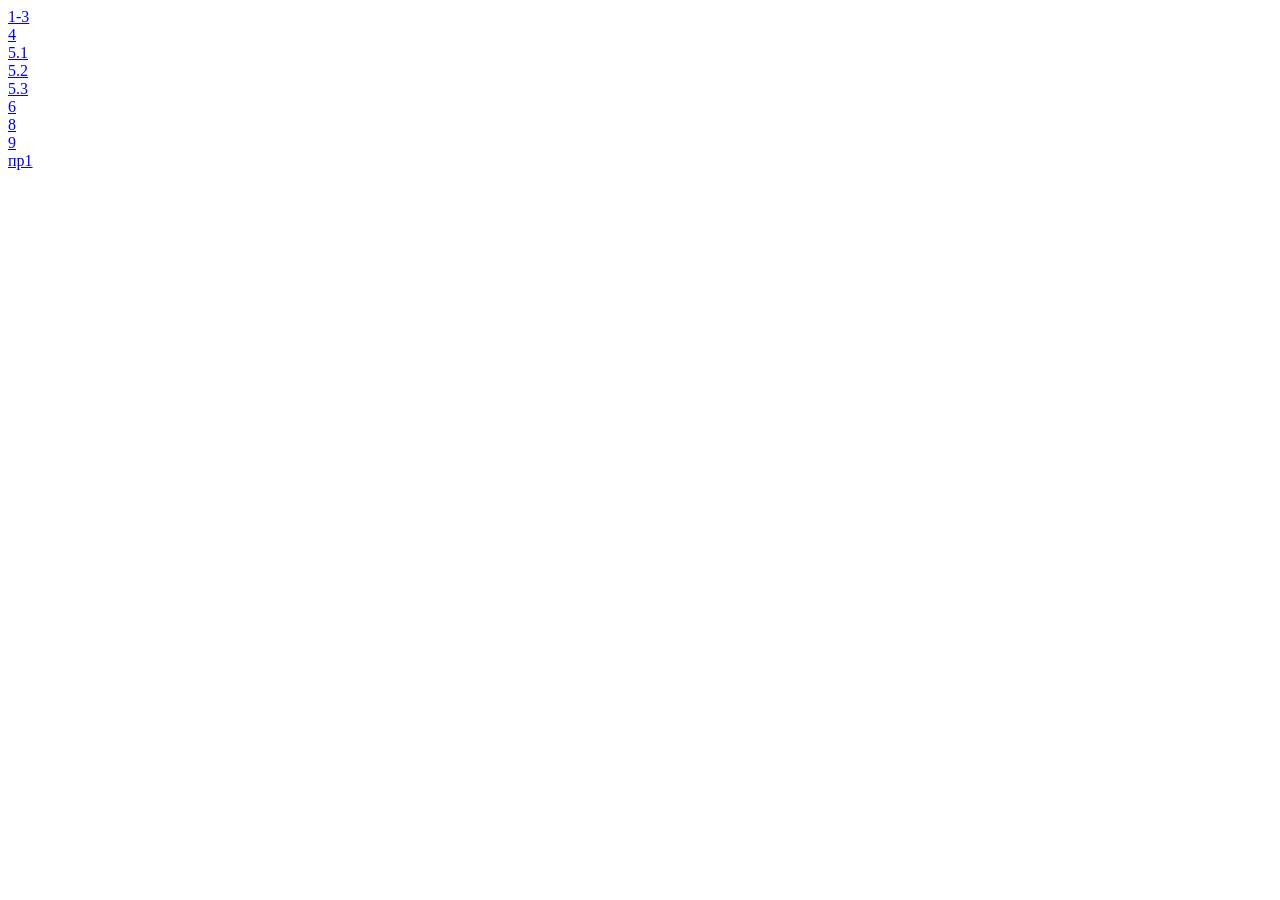
<file: index.html>
<!DOCTYPE html>
<html lang="en">
<head>
    <meta charset="UTF-8">
    <meta name="viewport" content="width=device-width, initial-scale=1.0">
    <title>Document</title>
</head>
<body>
    <a href="1-3/Samurai.html">1-3</a><br>
    <a href="4/Samurai.html">4</a><br>
    <a href="5/задание 1 фиксированный макет/Samurai.html">5.1</a><br>
    <a href="5/задание 2 резиновый макет/Samurai.html">5.2</a><br>
    <a href="5/задание 3 адаптивный макет/Samurai.html">5.3</a><br>
    <a href="6/адаптивный макет/Samurai.html">6</a><br>
    <a href="8/Samurai.html">8</a><br>
    <a href="9/index.html">9</a><br>
    <a href="SITEADAPT/index.html">пр1</a><br>
    
    
</body>
</html>
</file>
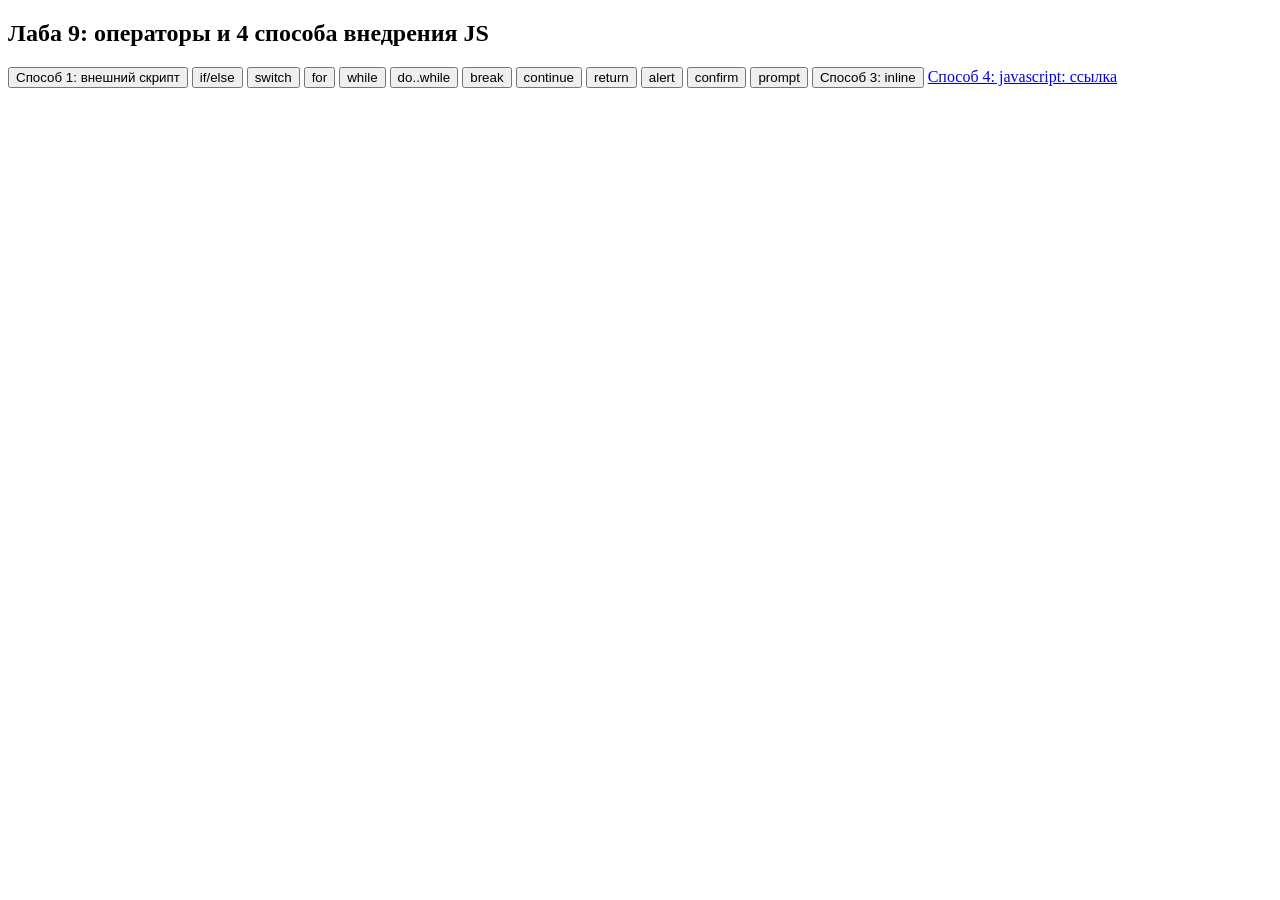
<file: 9/index.html>
<!DOCTYPE html>
<html>
<head>
    <meta charset="UTF-8">
    <title>Лаба 9 — JS</title>
    <!-- СПОСОБ 2: внутренний скрипт в head -->
    <script>
        function testIf() {
            let a = prompt("if/else: введи число");
            if (a === null) return;
            if (a > 0) alert("положительное");
            else if (a < 0) alert("отрицательное");
            else alert("ноль");
        }
        function testSwitch() {
            let d = prompt("switch: день недели (1-7)");
            switch (Number(d)) {
                case 1: alert("ПН"); break;
                case 2: alert("ВТ"); break;
                case 3: alert("СР"); break;
                case 4: alert("ЧТ"); break;
                case 5: alert("ПТ"); break;
                case 6: alert("СБ"); break;
                case 7: alert("ВС"); break;
                default: alert("ошибка");
            }
        }
        function testFor() {
            let sum = 0;
            for (let i = 1; i <= 5; i++) sum += i;
            alert("for: сумма 1..5 = " + sum);
        }
        function testWhile() {
            let i = 1, res = "";
            while (i <= 3) { res += i + " "; i++; }
            alert("while: " + res);
        }
        function testDoWhile() {
            let x = 1, out = "";
            do { out += x + " "; x++; } while (x <= 3);
            alert("do..while: " + out);
        }
        function testBreak() {
            let s = "";
            for (let i = 1; i <= 10; i++) {
                if (i === 5) { s += "[break на 5]"; break; }
                s += i + " ";
            }
            alert("break: " + s);
        }
        function testContinue() {
            let s = "";
            for (let i = 1; i <= 5; i++) {
                if (i === 3) { s += "[пропуск 3] "; continue; }
                s += i + " ";
            }
            alert("continue: " + s);
        }
        function testReturn() {
            function mult(a, b) { return a * b; }
            let r = mult(4, 5);
            alert("return: 4*5 = " + r);
        }
        // диалоги
        function showAlert() { alert("Это alert"); }
        function showConfirm() { let ok = confirm("Нажми OK или Отмена"); alert(ok ? "OK" : "Отмена"); }
        function showPrompt() { let name = prompt("Твое имя?"); if(name) alert("Привет, " + name); }
    </script>
  
</head>
<body>
    <h2>Лаба 9: операторы и 4 способа внедрения JS</h2>

    <!-- СПОСОБ 1: внешний скрипт (lab9.js) -->
    <button onclick="externalFunc()">Способ 1: внешний скрипт</button>
    <script src="script.js"></script>

    <!-- СПОСОБ 2: внутренний скрипт (уже в head) — используем функции оттуда -->
    <button onclick="testIf()">if/else</button>
    <button onclick="testSwitch()">switch</button>
    <button onclick="testFor()">for</button>
    <button onclick="testWhile()">while</button>
    <button onclick="testDoWhile()">do..while</button>
    <button onclick="testBreak()">break</button>
    <button onclick="testContinue()">continue</button>
    <button onclick="testReturn()">return</button>
    <button onclick="showAlert()">alert</button>
    <button onclick="showConfirm()">confirm</button>
    <button onclick="showPrompt()">prompt</button>

    <!-- СПОСОБ 3: inline JS прямо в атрибуте (без отдельной функции) -->
    <button onclick="alert('Это inline-скрипт (способ 3)')">Способ 3: inline</button>

    <!-- СПОСОБ 4: псевдо-ссылка javascript: -->
    <a href="javascript:alert('Способ 4: javascript: псевдоссылка')">Способ 4: javascript: ссылка</a>
</body>
</html>
</file>
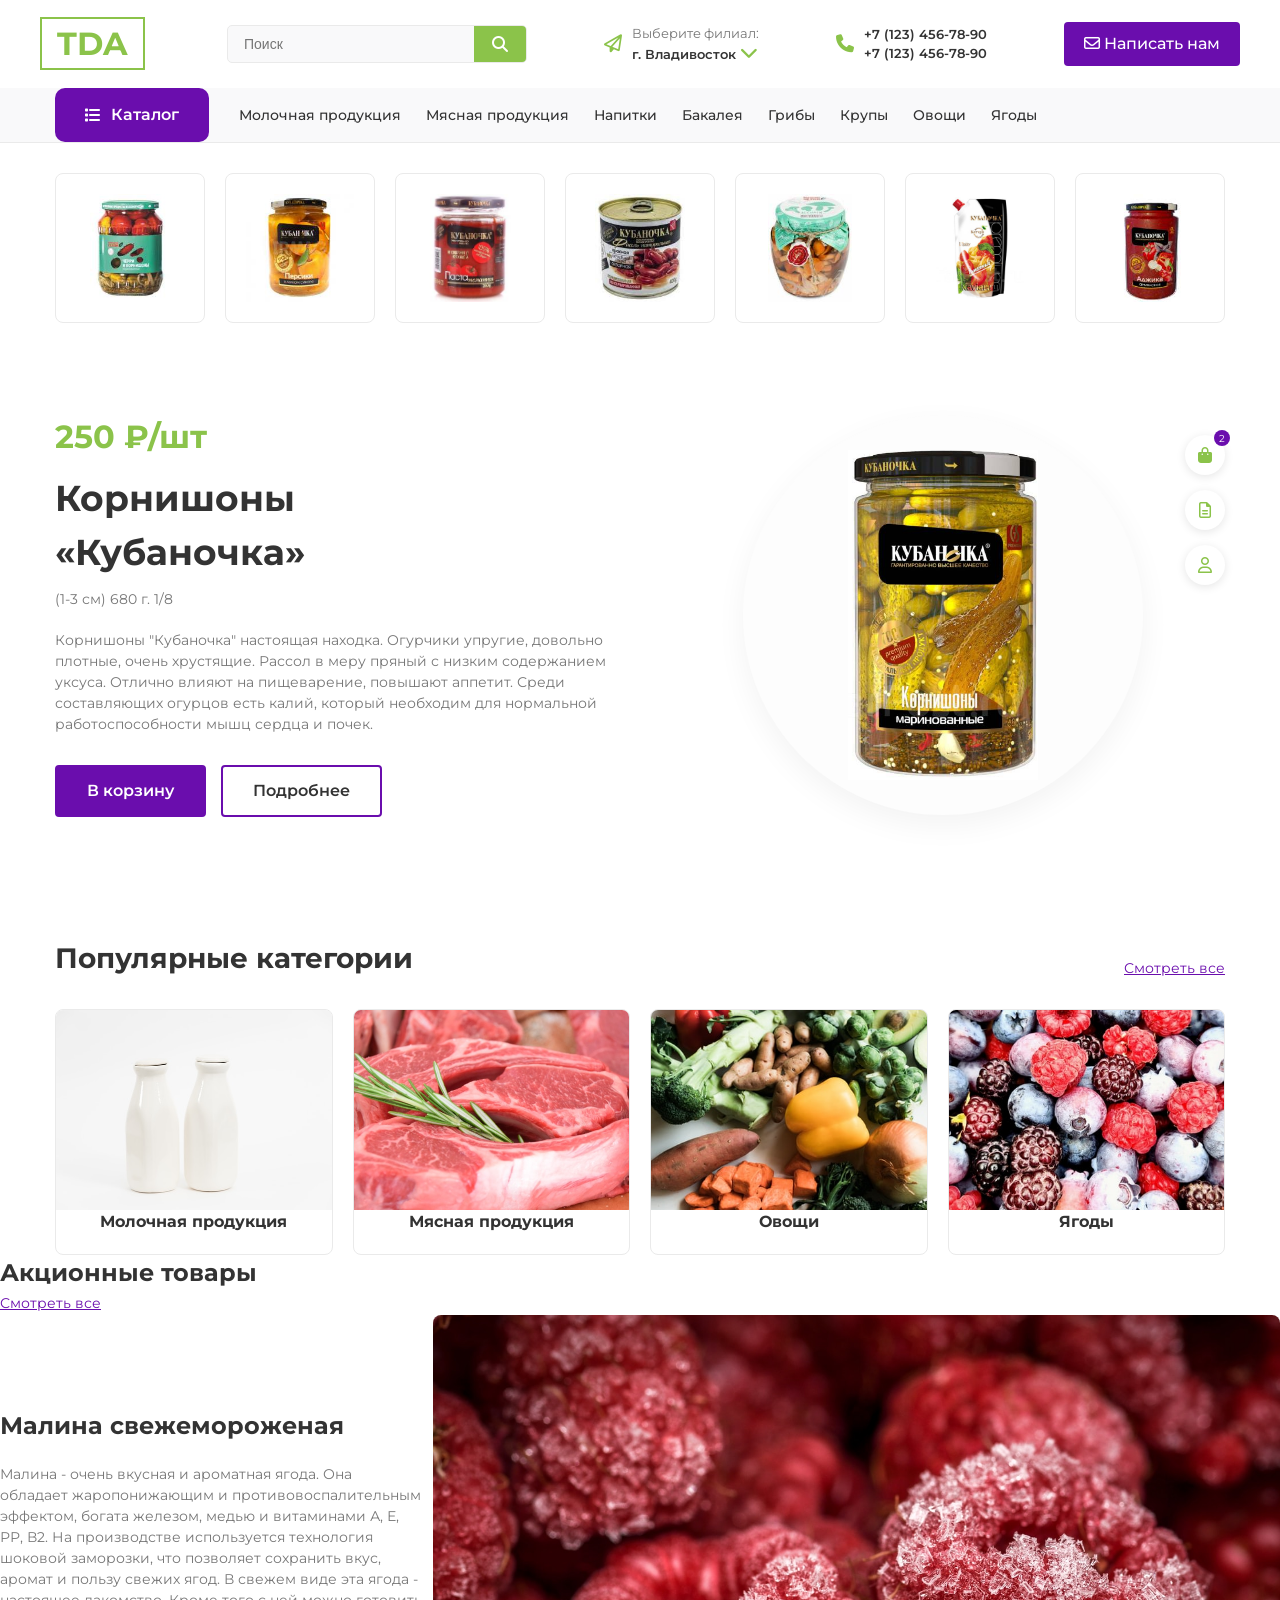
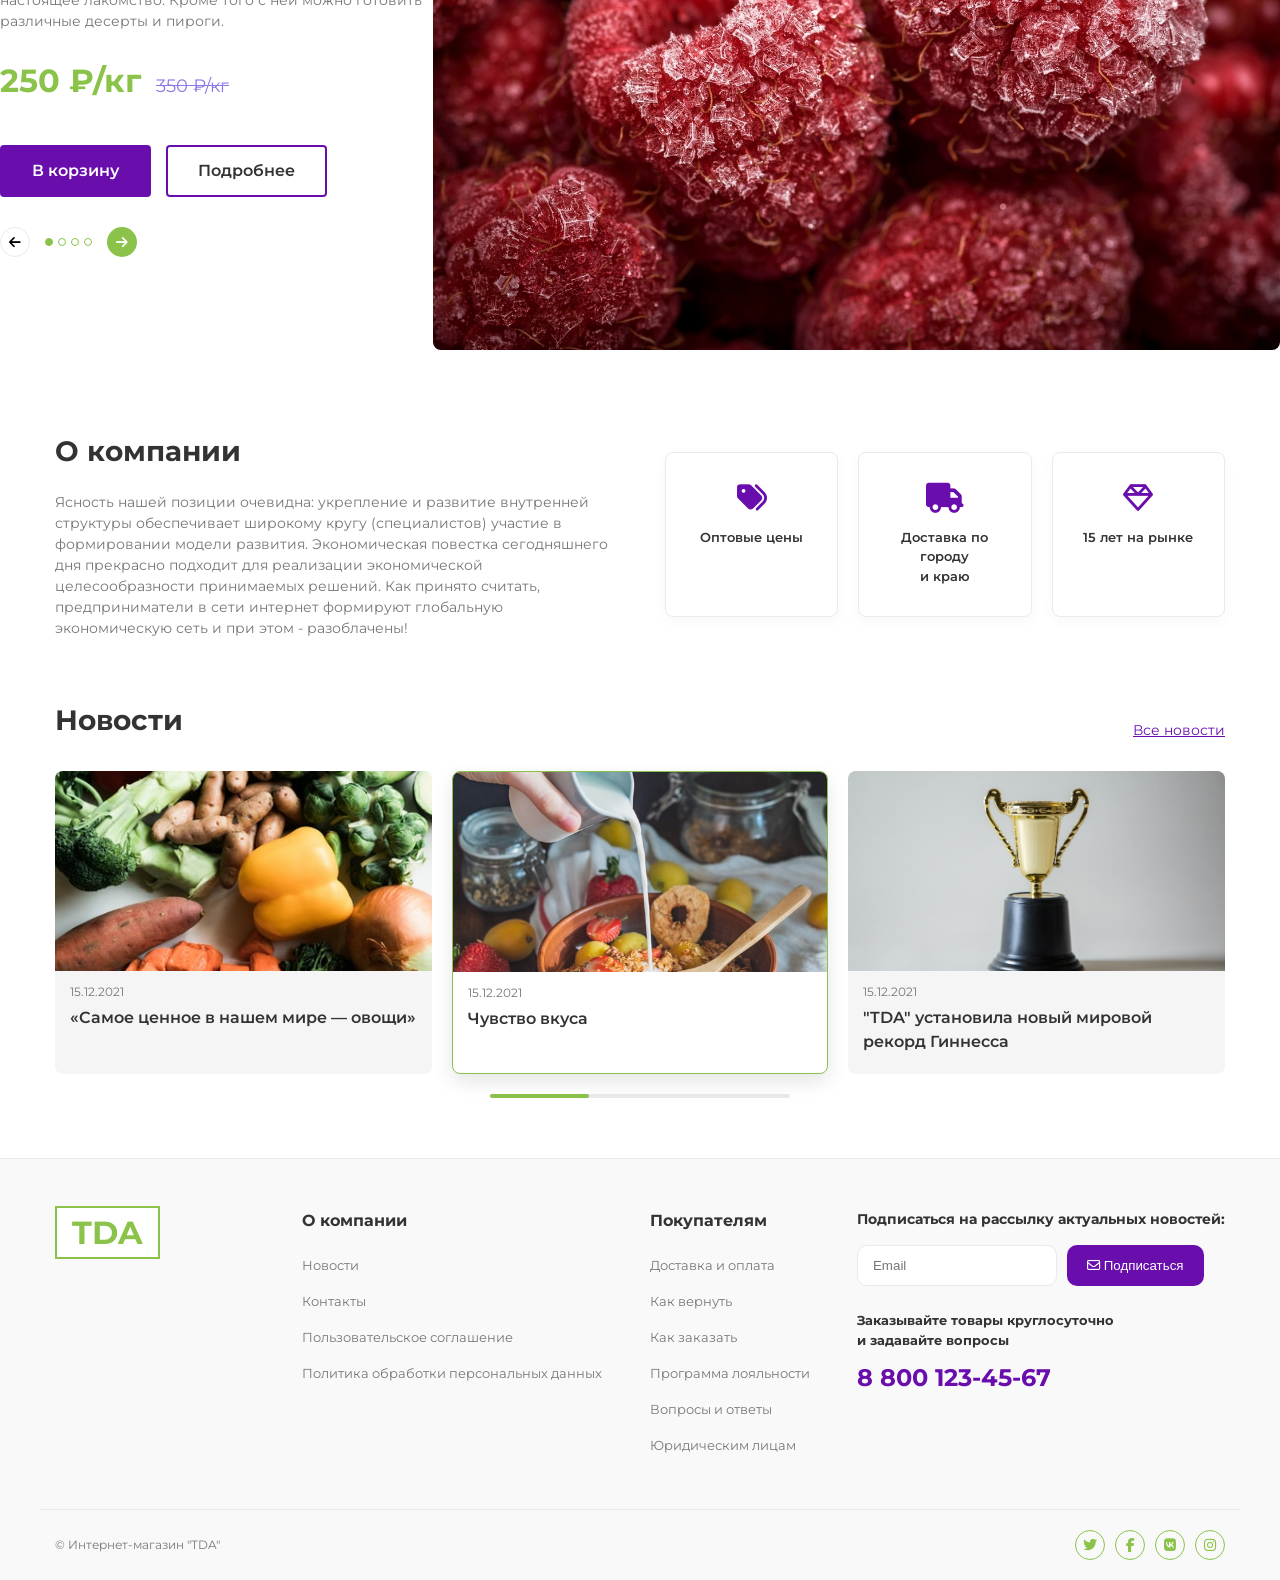
<file: SITEADAPT/index.html>
<!DOCTYPE html>
<html lang="ru">
<head>
    <meta charset="UTF-8">
    <meta name="viewport" content="width=device-width, initial-scale=1.0">
    <title>TDA - Интернет-магазин</title>
    <link href="https://fonts.googleapis.com/css2?family=Montserrat:wght@400;500;600;700&display=swap" rel="stylesheet">
    <link rel="stylesheet" href="https://cdnjs.cloudflare.com/ajax/libs/font-awesome/6.4.0/css/all.min.css">
    <link rel="stylesheet" href="css/style.css">
</head>
<body>
    <header class="header"><!-- голова -->
        <div class="header-top container">
            <div class="logo">
                <span class="logo-text">TDA</span>
            </div>
            <div class="search-bar">
                <input type="text" placeholder="Поиск">
                <button type="submit"><i class="fa-solid fa-search"></i></button>
            </div>
           <input type="checkbox" id="burger-toggle" hidden>

<label for="burger-toggle" class="mobile-burger">
    <i class="fa-solid fa-bars"></i>
</label>

<div class="mobile-menu">
    <a href="#">Каталог</a>
    <a href="#">Молочная продукция</a>
    <a href="#">Мясная продукция</a>
    <a href="#">Напитки</a>
    <a href="#">Бакалея</a>
    <a href="#">Грибы</a>
    <a href="#">Крупы</a>
    <a href="#">Овощи</a>
    <a href="#">Ягоды</a>
</div>
            <div class="header-icons">
                    <div class="icon-circle"><i class="fa-solid fa-shopping-bag"></i><span class="badge">2</span></div>
                    <div class="icon-circle"><i class="fa-regular fa-file-alt"></i></div>
                    <div class="icon-circle"><i class="fa-regular fa-user"></i></div>
                </div>
            <div class="location">
                <i class="fa-regular fa-paper-plane"></i>
                <div>
                    <span class="loc-title">Выберите филиал:</span>
                    <span class="loc-city">г. Владивосток <i class="fa-solid fa-chevron-down"></i></span>
                </div>
            </div>
            <div class="phones">
                <i class="fa-solid fa-phone"></i>
                <div class="phone-numbers">
                    <a href="tel:+71234567890">+7 (123) 456-78-90</a>
                    <a href="tel:+71234567890">+7 (123) 456-78-90</a>
                </div>
            </div>
            <a href="#" class="btn-write"><i class="fa-regular fa-envelope"></i> Написать нам</a>
        </div>
        <nav class="main-nav">
            <div class="container nav-wrapper">
                <a href="#" class="catalog-btn"><i class="fa-solid fa-list"></i> Каталог</a>
                <ul class="nav-links">
                    <li><a href="#">Молочная продукция</a></li>
                    <li><a href="#">Мясная продукция</a></li>
                    <li><a href="#">Напитки</a></li>
                    <li><a href="#">Бакалея</a></li>
                    <li><a href="#">Грибы</a></li>
                    <li><a href="#">Крупы</a></li>
                    <li><a href="#">Овощи</a></li>
                    <li><a href="#">Ягоды</a></li>
                </ul>
            </div>
        </nav>
    </header>
<section class="simple-gallery container"><!-- ===== ГАЛЕРЕЯ ===== -->
    <div class="simple-grid">
        <div class="square-card"><img src="image/bank/1.png"></div>
       <div class="square-card"><img src="image/bank/2.png"></div>
        <div class="square-card"><img src="image/bank/3.png"></div>
         <div class="square-card"><img src="image/bank/4.png"></div>
          <div class="square-card"><img src="image/bank/5.png"></div>
           <div class="square-card"><img src="image/bank/6.png"></div>
            <div class="square-card"><img src="image/bank/7.png"></div>
        <!-- добавьте сколько нужно -->
    </div>
</section>
    <main>
        <section class="hero-section container"><!-- ===== ГЛАВНЫЙ БАННЕР / HERO ===== -->
            <div class="hero-content">
                <div class="price-block">
                    <span class="current-price">250 ₽/шт</span>
                </div>
                
                <h1>Корнишоны<br>«Кубаночка»</h1>
                <span class="subtitle">(1-3 см) 680 г. 1/8</span>
                <p>Корнишоны "Кубаночка" настоящая находка. Огурчики упругие, довольно плотные, очень хрустящие. Рассол в меру пряный с низким содержанием уксуса. Отлично влияют на пищеварение, повышают аппетит. Среди составляющих огурцов есть калий, который необходим для нормальной работоспособности мышц сердца и почек.</p>
                <div class="hero-actions">
                    <a href="#" class="btn-primary">В корзину</a>
                    <a href="#" class="btn-outline">Подробнее</a>
                </div>
                  
            </div>
            <div class="hero-image-slider">
                <div class="circle-showcase">
                    <img src="image/cornish.png" alt="Корнишоны" class="main-product-img">
                </div>
                <div class="side-icons">
                    <div class="icon-circle"><i class="fa-solid fa-shopping-bag"></i><span class="badge">2</span></div>
                    <div class="icon-circle"><i class="fa-regular fa-file-alt"></i></div>
                    <div class="icon-circle"><i class="fa-regular fa-user"></i></div>
                </div>
                
            </div>
        </section>
        <section class="popular-categories container"><!-- ===== ПОПУЛЯРНЫЕ КАТЕГОРИИ ===== -->
            <div class="section-header">
                <h2>Популярные категории</h2>
                <a href="#" class="view-all">Смотреть все</a>
            </div>
            <div class="category-grid">
                <div class="category-card">
                    <img src="image/milk.jpg" alt="Молочная"  >
                    <h3>Молочная продукция</h3>
                </div>
                <div class="category-card">
                    <img src="image/meat.jpg" alt="Мясная">
                    <h3>Мясная продукция</h3>
                </div>
                <div class="category-card">
                    <img src="image/veg.jpg" alt="Овощи" >
                    <h3>Овощи</h3>
                </div>
                <div class="category-card">
                    <img src="image/fruits.jpg" alt="Ягоды" >
                    <h3>Ягоды</h3>
                </div>
            </div>
        </section>
        
                <h2>Акционные товары</h2>
                <a href="#" class="view-all">Смотреть все</a>
            </div>
            <div class="promo-content">
                <div class="promo-text">
                    <h3>Малина свежемороженая</h3>
                    <p>Малина - очень вкусная и ароматная ягода. Она обладает жаропонижающим и противовоспалительным эффектом, богата железом, медью и витаминами А, Е, РР, В2. На производстве используется технология шоковой заморозки, что позволяет сохранить вкус, аромат и пользу свежих ягод. В свежем виде эта ягода - настоящее лакомство. Кроме того с ней можно готовить различные десерты и пироги.</p>
                    <div class="promo-pricing">
                        <span class="current-price">250 ₽/кг</span>
                        <span class="old-price">350 ₽/кг</span>
                    </div>
                    <div class="hero-actions">
                        <a href="#" class="btn-primary">В корзину</a>
                        <a href="#" class="btn-outline">Подробнее</a>
                    </div>
                    <div class="slider-controls">
                        <button class="arrow-btn"><i class="fa-solid fa-arrow-left"></i></button>
                        <div class="dots">
                            <span class="dot active"></span>
                            <span class="dot"></span>
                            <span class="dot"></span>
                            <span class="dot"></span>
                        </div>
                        <button class="arrow-btn green"><i class="fa-solid fa-arrow-right"></i></button>
                    </div>
                </div>
                <div class="promo-image">
                    <img src="image/malina.jpg" alt="Малина">
                </div>
            </div>
        </section>
        <section class="about-section container"><!-- ===== О КОМПАНИИ ===== -->
            <div class="about-flex">
                <div class="about-text">
                    <h2>О компании</h2>
                    <p>Ясность нашей позиции очевидна: укрепление и развитие внутренней структуры обеспечивает широкому кругу (специалистов) участие в формировании модели развития. Экономическая повестка сегодняшнего дня прекрасно подходит для реализации экономической целесообразности принимаемых решений. Как принято считать, предприниматели в сети интернет формируют глобальную экономическую сеть и при этом - разоблачены!</p>
                </div>
                <div class="about-features">
                    <div class="feature-card">
                        <i class="fa-solid fa-tags"></i>
                        <span>Оптовые цены</span>
                    </div>
                    <div class="feature-card">
                        <i class="fa-solid fa-truck"></i>
                        <span>Доставка по городу<br>и краю</span>
                    </div>
                    <div class="feature-card">
                        <i class="fa-regular fa-gem"></i>
                        <span>15 лет на рынке</span>
                    </div>
                </div>
            </div>
        </section>
        <section class="news-section container"><!-- ===== НОВОСТИ ===== -->
            <div class="section-header">
                <h2>Новости</h2>
                <a href="#" class="view-all">Все новости</a>
            </div>
            <div class="news-grid">
                <div class="news-card">
                    <img src="image/veg.jpg" alt="Овощи">
                    <div class="news-date">15.12.2021</div>
                    <h4>«Самое ценное в нашем мире — овощи»</h4>
                </div>
                <div class="news-card news-card--highlight">  <!-- вот этот блок выделяется -->
                    <img src="image/table.jpg" alt="Вкус">
                    <div class="news-date">15.12.2021</div>
                    <h4>Чувство вкуса</h4>
                </div>
                <div class="news-card">
                    <img src="image/Cub.jpg" alt="Кубок">
                    <div class="news-date">15.12.2021</div>
                    <h4>"TDA" установила новый мировой рекорд Гиннесса</h4>
                </div>
            </div>
            <div class="progress-bar-container">
                <div class="progress-bar"></div>
            </div>
        </section>
    </main>
    <footer class="footer">
        <div class="container footer-top">
            <div class="footer-logo">
                <span class="logo-text">TDA</span>
            </div>
            <div class="footer-links">
                <h4>О компании</h4>
                <ul>
                    <li><a href="#">Новости</a></li>
                    <li><a href="#">Контакты</a></li>
                    <li><a href="#">Пользовательское соглашение</a></li>
                    <li><a href="#">Политика обработки персональных данных</a></li>
                </ul>
            </div>
            <div class="footer-links">
                <h4>Покупателям</h4>
                <ul>
                    <li><a href="#">Доставка и оплата</a></li>
                    <li><a href="#">Как вернуть</a></li>
                    <li><a href="#">Как заказать</a></li>
                    <li><a href="#">Программа лояльности</a></li>
                    <li><a href="#">Вопросы и ответы</a></li>
                    <li><a href="#">Юридическим лицам</a></li>
                </ul>
            </div>
            <div class="footer-subscribe">
                <h4>Подписаться на рассылку актуальных новостей:</h4>
                <form class="subscribe-form">
                    <input type="email" placeholder="Email">
                    <button type="submit"><i class="fa-regular fa-envelope"></i> Подписаться</button>
                </form>
                <div class="footer-contacts">
                    <p><strong>Заказывайте товары круглосуточно<br>и задавайте вопросы</strong></p>
                    <a href="tel:88001234567" class="footer-phone">8 800 123-45-67</a>
                </div>
            </div>
        </div>
        <div class="container footer-bottom">
            <p>© Интернет-магазин "TDA"</p>
            <div class="socials">
                <a href="#"><i class="fa-brands fa-twitter"></i></a>
                <a href="#"><i class="fa-brands fa-facebook-f"></i></a>
                <a href="#"><i class="fa-brands fa-vk"></i></a>
                <a href="#"><i class="fa-brands fa-instagram"></i></a>
            </div>
        </div>
    </footer>
</body>
</html>
</file>
<file: SITEADAPT/css/style.css>
/* Базовые настройки и переменные */
:root {
 --primary-purple: #6a0dad;
 --primary-green: #8bc34a;
 --text-dark: #333333;
 --text-gray: #777777;
 --bg-light: #f9f9fa;
 --white: #ffffff;
 --border-color: #eaeaea;
} 
 * {
 margin: 0;
 padding: 0;
 box-sizing: border-box;
} 
 body {
 font-family: 'Montserrat', sans-serif;
 color: var(--text-dark);
 background-color: var(--white);
 line-height: 1.5;
} 
 a {
 text-decoration: none;
 color: inherit;
 transition: color 0.3s;
} 
 .main-product-img{
 width: 190px;
}
ul {
 list-style: none;
} 
 .container {
 max-width: 1200px;
 margin: 0 auto;
 padding: 0 15px;
} 
 /* Шапка */
.header-top {
 display: flex;
 justify-content: space-between;
 align-items: center;
 padding: 20px 0;
} 
 .logo-text {
 font-size: 32px;
 font-weight: 700;
 color: var(--primary-green);
 border: 2px solid var(--primary-green);
 padding: 5px 15px;
 margin-top: 5px;
 margin-right: 5px;
} 
 .search-bar {
 display: flex;
 background: var(--bg-light);
 border-radius: 5px; 
 overflow: hidden;
 width: 300px;
 border: 1px solid var(--border-color);
} 
 .search-bar input {
 border: none;
 background: transparent;
 padding: 10px 16px;
 width: 100%;
 outline: none;
 font-size: 14px;
} 
 .search-bar button {
 background: var(--primary-green);
 color: var(--white);
 border: none;
 padding: 0 18px;
 cursor: pointer;
 transition: background 0.2s;
 display: flex;
 align-items: center;
 justify-content: center;
} 
 .search-bar button:hover {
 background: #2c6e2c; /* затемнение, если нужно */
} 
 .search-bar button i {
 font-size: 16px;
} 
 .location, .phones {
 display: flex;
 align-items: center;
 gap: 10px;
 font-size: 13px;
} 
 .location i, .phones i {
 color: var(--primary-green);
 font-size: 18px;
} 
 .loc-title {
 color: var(--text-gray);
 display: block;
} 
 .loc-city {
 font-weight: 600;
 cursor: pointer;
} 
 .phone-numbers a {
 display: block;
 font-weight: 600;
} 
 .btn-write {
 background: var(--primary-purple);
 color: var(--white);
 padding: 10px 20px;
 border-radius: 4px;
 font-weight: 500;
} 
 /* Навигация */
.main-nav {
 background: var(--bg-light);
 border-bottom: 1px solid var(--border-color);
} 
 .nav-wrapper {
 display: flex;
 align-items: center;
} 
 .catalog-btn {
 background: var(--primary-purple);
 color: var(--white);
 padding: 15px 30px;
 font-weight: 600;
 display: flex;
 align-items: center;
 gap: 10px;
 border-radius: 10px;
} 
.mobile-burger{
    display: none;
}
 .nav-links {
 display: flex;
 gap: 25px;
 margin-left: 30px;
 font-size: 14px;
 font-weight: 500;
} 
 .nav-links a:hover {
 color: var(--primary-purple);
} 
 /* Кнопки */
.btn-primary, .btn-outline {
 display: inline-block;
 padding: 12px 30px;
 border-radius: 4px;
 font-weight: 600;
 cursor: pointer;
 border-color: var(--primary-purple) !important;
 text-align: center;
} 
 .btn-primary {
 background: var(--primary-purple);
 color: var(--white);
 border: 2px solid var(--primary-purple);
} 
 .btn-outline {
 background: transparent;
 color: var(--text-dark);
 border: 2px solid var(--border-color);
} 
 /* Главный баннер */
.hero-section {
 display: flex;
 align-items: center;
 padding: 60px 15px;
 min-height: 500px;
} 
 .hero-content {
 flex: 1;
 padding-right: 40px;
} 
 .hero-content h1 {
 font-size: 36px;
 margin-bottom: 10px;
} 
 .current-price {
 font-size: 32px;
 font-weight: 700;
 color: var(--primary-green);
 display: block;
 margin-bottom: 10px;
} 
 .subtitle {
 color: var(--text-gray);
 font-size: 14px;
 margin-bottom: 20px;
 display: block;
} 
 .hero-content p {
 color: var(--text-gray);
 font-size: 14px;
 margin-bottom: 30px;
} 
 .hero-actions {
 display: flex;
 gap: 15px;
} 
 .hero-image-slider {
 flex: 1;
 position: relative;
 display: flex;
 justify-content: center;
 align-items: center;
} 
 .circle-showcase {
 background: #fdfdfd;
 border-radius: 50%;
 width: 400px;
 height: 400px;
 display: flex;
 justify-content: center;
 align-items: center;
 box-shadow: 0 10px 30px rgba(0,0,0,0.05);
} 
 .side-icons {
 position: absolute;
 right: 0;
 top: 20px;
 display: flex;
 flex-direction: column;
 gap: 15px;
} 
 .icon-circle {
 width: 40px;
 height: 40px;
 border-radius: 50%;
 background: var(--white);
 display: flex;
 justify-content: center;
 align-items: center;
 color: var(--primary-green);
 box-shadow: 0 2px 10px rgba(0,0,0,0.1);
 position: relative;
} 
 .badge {
 position: absolute;
 top: -5px;
 right: -5px;
 background: var(--primary-purple);
 color: var(--white);
 font-size: 10px;
 width: 16px;
 height: 16px;
 border-radius: 50%;
 display: flex;
 justify-content: center;
 align-items: center;
} 
 /* Общие заголовки секций */
.section-header {
 display: flex;
 justify-content: space-between;
 align-items: flex-end;
 margin-bottom: 30px;
 margin-top: 60px;
} 
 .section-header h2 {
 font-size: 28px;
} 
 .view-all {
 color: var(--primary-purple);
 font-size: 14px;
 text-decoration: underline;
 cursor: pointer; 
 transition: opacity 0.2s;
} 
 .view-all:hover {
 opacity: 0.7; 
 text-decoration: none; 
} 
 /* Популярные категории */
.category-grid {
 display: grid;
 grid-template-columns: repeat(4, 1fr);
 gap: 20px;
} 
 .category-card {
 background: var(--white);
 border: 1px solid var(--border-color);
 border-radius: 8px;
 overflow: hidden;
 text-align: center;
 padding-bottom: 20px; 
 } 
 .category-card img {
 width: 100%; /* Растягиваем по ширине карточки */
 height: 200px; /* Задайте нужную единую высоту (можно в rem, px и т.д.) */
 object-fit: cover; /* Обрезает фото, сохраняя пропорции */
 display: block; 
} 
 .category-card h3 {
 font-size: 16px;
} 
 /* Акционные товары */
.promo-items {
 background: var(--white);
} 
 .promo-content {
 display: flex;
 align-items: center;
 gap: 30px; 
} 
 .promo-text {
 flex: 0.6;
} 
 .promo-text h3 {
 font-size: 24px;
 margin-bottom: 20px;
} 
 .promo-text p {
 color: var(--text-gray);
 font-size: 14px;
 margin-bottom: 25px;
} 
 .promo-pricing {
 display: flex;
 align-items: baseline;
 gap: 15px;
 margin-bottom: 30px;
} 
 .old-price {
 color: var(--text-purple); /* As in image, it has a purple hue */
 text-decoration: line-through;
 font-size: 18px;
 color: #8c7ae6;
} 
 .promo-image {
 flex: 1.2;
 margin-left: -20px;
} 
 .promo-image img {
 width: 100%;
 border-radius: 8px;
 display: block;
} 
 .slider-controls {
 display: flex;
 align-items: center;
 gap: 15px;
 margin-top: 30px;
} 
 .arrow-btn {
 width: 30px;
 height: 30px;
 border-radius: 50%;
 border: 1px solid var(--border-color);
 background: var(--white);
 cursor: pointer;
} 
 .arrow-btn.green {
 background: var(--primary-green);
 color: var(--white);
 border: none;
} 
 .dots {
 display: flex;
 gap: 5px;
} 
 .dot {
 width: 8px;
 height: 8px;
 border-radius: 50%;
 border: 1px solid var(--primary-green);
} 
 .dot.active {
 background: var(--primary-green);
} 
 /* О компании */
.about-section {
 margin-top: 80px;
} 
 .about-flex {
 display: flex;
 gap: 50px;
 align-items: center;
} 
 .about-text {
 flex: 1;
} 
 .about-text h2 {
 font-size: 28px;
 margin-bottom: 20px;
} 
 .about-text p {
 color: var(--text-gray);
 font-size: 14px;
} 
 .about-features {
 flex: 1;
 display: flex;
 gap: 20px;
} 
 .feature-card {
 background: var(--white);
 border: 1px solid var(--border-color);
 padding: 30px 20px;
 border-radius: 8px;
 text-align: center;
 flex: 1;
 box-shadow: 0 4px 15px rgba(0,0,0,0.03);
} 
 .feature-card i {
 font-size: 30px;
 color: var(--primary-purple);
 margin-bottom: 15px;
} 
 .feature-card span {
 font-size: 13px;
 font-weight: 600;
 display: block;
} 
 /* Новости */
.news-grid {
 display: grid;
 grid-template-columns: repeat(3, 1fr);
 gap: 20px;
 margin-bottom: 20px;
} 
 .news-card {
 background: #f5f5f5; /* нейтральный серый фон для обычных новостей */
 border-radius: 8px;
 overflow: hidden;
 transition: all 0.2s;
} 
 .news-card--highlight {
 background: var(--white); /* белый фон для выделения */
 box-shadow: 0 8px 20px rgba(0,0,0,0.1); /* лёгкая тень */
 border: 1px solid var(--primary-green); /* зелёная рамка по желанию */
} 
 .news-card img,
.news-card--highlight img {
 width: 100%;
 height: 200px;
 object-fit: cover;
 display: block;
} 
 .news-date {
 color: var(--text-gray);
 font-size: 12px;
 margin-bottom: 5px;
 padding: 12px 15px 0 15px;
} 
 .news-card h4,
.news-card--highlight h4 {
 font-size: 16px;
 font-weight: 600;
 padding: 0 15px 20px 15px;
 margin: 0;
}
.progress-bar-container {
 height: 4px;
 background: var(--border-color);
 border-radius: 2px;
 width: 300px;
 margin: 0 auto 60px;
} 
 .progress-bar {
 height: 100%;
 width: 33%;
 background: var(--primary-green);
 border-radius: 2px;
} 
 /* Подвал */
.footer {
 background: var(--bg-light);
 padding: 50px 0 20px;
 border-top: 1px solid var(--border-color);
} 
 .footer-top {
 display: flex;
 justify-content: space-between;
 margin-bottom: 40px;
} 
 .footer-logo {
 flex: 0 0 200px;
} 
 .footer-logo .logo-text {
 background: var(--white);
} 
 .footer-links h4 {
 font-size: 16px;
 margin-bottom: 20px;
} 
 .footer-links ul li {
 margin-bottom: 12px;
} 
 .footer-links ul li a {
 color: var(--text-gray);
 font-size: 13px;
} 
 .footer-links ul li a:hover {
 color: var(--primary-purple);
} 
 .footer-subscribe h4 {
 font-size: 14px;
 margin-bottom: 15px;
} 
 .subscribe-form {
 display: flex;
 margin-bottom: 25px;
} 
 .subscribe-form input {
 padding: 12px 15px;
 border: 1px solid var(--border-color);
 border-radius: 10px;
 outline: none;
 width: 200px;
} 
 .subscribe-form button {
 background: var(--primary-purple);
 color: var(--white);
 border: none;
 padding: 0 20px;
 border-radius:10px;
 cursor: pointer;
 margin-left: 10px;
} 
 .footer-contacts p {
 font-size: 13px;
 margin-bottom: 10px;
} 
 .footer-phone {
 font-size: 24px;
 font-weight: 700;
 color: var(--primary-purple);
} 
 .footer-bottom {
 display: flex;
 justify-content: space-between;
 align-items: center;
 border-top: 1px solid var(--border-color);
 padding-top: 20px;
} 
 .footer-bottom p {
 color: var(--text-gray);
 font-size: 12px;
} 
 .socials {
 display: flex;
 gap: 10px;
} 
 .socials a {
 width: 30px;
 height: 30px;
 border-radius: 50%;
 border: 1px solid var(--primary-green);
 color: var(--primary-green);
 display: flex;
 justify-content: center;
 align-items: center;
 font-size: 14px;
} 
 .socials a:hover {
 background: var(--primary-green);
 color: var(--white);
} 
.simple-grid {
 display: grid;
 grid-template-columns: repeat(auto-fill, minmax(150px, 1fr));
 gap: 20px;
 margin: 30px 0;
} 
 .square-card {
 background: var(--white);
 border: 1px solid var(--border-color);
 border-radius: 8px;
 aspect-ratio: 1 / 1; /* квадрат */
 overflow: hidden;
 display: flex;
 align-items: center;
 justify-content: center;
 padding: 20px;
} 
 .square-card img {
 max-width: 100%;
 max-height: 100%;
 object-fit: contain;
}
.header-icons {
    display: none;
}
.mobile-menu{
    display: none;
}

/* =========================
   АДАПТИВ ДО 800px
========================= */
@media (max-width: 800px) {
   
    .container {
        padding: 0 12px;
    }
    body {
        overflow-x: hidden;
    }
    /* ================= HEADER ================= */
    .header-top {
        display: flex;
        align-items: center;
        gap: 10px;
        padding: 15px 0;
        position: relative;
    }
    .logo-text {
        font-size: 28px;
        padding: 8px 18px;
    }
  /* HEADER ICONS ВКЛ */
 .mobile-menu{
    display: none;
 }
    .header-icons {
        display: flex;

        flex-direction: row;

        gap: 12px;

        margin-left: 10px;
    }

    /* КОРНИШОНЫ ICONS ВЫКЛ */

    .hero-image-slider .side-icons {
        display: none;
    }


.side-icons {
   display: none;
}
    .location,
    .phones,
    .btn-write {
        display: none;
    }
    .search-bar {
        flex: 1;
        width: auto;
    }
    /* MOBILE ICONS */
/* ===== MOBILE ICONS В ШАПКЕ ===== */
.header-icons {
    display: flex;
    flex-direction: row;
    gap: 12px;
    margin-left: 10px;
}

/* кружки */
.header-top .icon-circle {
    width: 44px;
    height: 44px;
    border-radius: 50%;
    background: #f7f7f7;
    display: flex;
    align-items: center;
    justify-content: center;
    box-shadow: none;
    position: relative;
    flex-shrink: 0;
}
/* иконки */
.header-top .icon-circle i {
    font-size: 18px;
    color: #8bc34a;
}
/* badge */
.header-top .badge {
    position: absolute;
    top: -4px;
    right: -2px;
    width: 18px;
    height: 18px;
    border-radius: 50%;
    background: #7b12d4;
    color: white;
    font-size: 10px;
    display: flex;
    align-items: center;
    justify-content: center;
}
  
    /* ================= NAVIGATION ================= */
    .nav-wrapper {
        overflow-x: auto;
        white-space: nowrap;
        padding-bottom: 5px;
    }
    .nav-wrapper::-webkit-scrollbar {
        display: none;
    }
    .catalog-btn {
        padding: 12px 18px;
        font-size: 14px;
        flex-shrink: 0;
        border-radius: 8px;
    }
    .nav-links {
        display: flex;
        gap: 18px;
        margin-left: 15px;
        flex-wrap: nowrap;
    }
    .nav-links li {
        flex-shrink: 0;
    }
    .nav-links a {
        font-size: 14px;
    }
    /* ================= MINI PRODUCTS ================= */
    .simple-gallery {
        overflow-x: auto;
        padding-bottom: 10px;
    }
    .simple-gallery::-webkit-scrollbar {
        display: none;
    }
    .simple-grid {
        display: flex;
        gap: 12px;
        width: max-content;
        margin: 20px 0;
    }
    .square-card {
        width: 140px;
        min-width: 140px;
        height: 140px;
        flex-shrink: 0;
        padding: 10px;
    }
    /* ================= HERO ================= */
    .hero-section {
        display: flex;
        flex-direction: row;
        align-items: center;
        justify-content: space-between;
        gap: 20px;
        padding: 40px 0 70px;
        min-height: auto;
        position: relative;
    }
    /* ТЕКСТ СПРАВА */
    .hero-content {
        width: 58%;
        order: 2;
        padding-right: 0;
    }
    /* БАНКА СЛЕВА */
    .hero-image-slider {
        width: 42%;
        order: 1;
        position: relative;
        display: flex;
        justify-content: center;
    }
    .circle-showcase {
        width: 260px;
        height: 260px;
    }
    .main-product-img {
        width: 170px;
    }
    .hero-content h1 {
        font-size: 34px;
        line-height: 1.1;
        margin-bottom: 10px;
    }
    .current-price {
        font-size: 48px;
        margin-bottom: 12px;
    }
    .subtitle {
        font-size: 16px;
        margin-bottom: 18px;
    }
    .hero-content p {
        font-size: 14px;
        line-height: 1.7;
        margin-bottom: 25px;
    }
    .hero-actions {
        display: flex;
        gap: 15px;
    }
    .hero-actions a {
        flex: 1;
        padding: 14px 10px;
    }
    /* ===== 4 ТОЧКИ ПОД КОРНИШОНАМИ ===== */
    .hero-section::after {
        content: "";
        position: absolute;
        bottom: 20px;
        left: 50%;
        transform: translateX(-50%);
        width: 80px;
        height: 12px;
        background-image:
            radial-gradient(circle, #8bc34a 4px, transparent 4px),
            radial-gradient(circle, #d6e9bc 4px, transparent 4px),
            radial-gradient(circle, #d6e9bc 4px, transparent 4px),
            radial-gradient(circle, #d6e9bc 4px, transparent 4px);
        background-size: 20px 12px;
        background-repeat: no-repeat;
        background-position:
            0 0,
            20px 0,
            40px 0,
            60px 0;
    }
    /* ================= TITLES ================= */
    .section-header {
        margin-top: 50px;
        margin-bottom: 20px;
    }
    .section-header h2 {
        font-size: 34px;
        line-height: 1.1;
    }
    .view-all {
        font-size: 15px;
    }
    /* ================= CATEGORIES SLIDER ================= */
    .popular-categories {
        overflow: hidden;
    }
    .category-grid {
        display: flex;
        overflow-x: auto;
        gap: 15px;
        padding-bottom: 15px;
        scroll-snap-type: x mandatory;
    }
    .category-grid::-webkit-scrollbar {
        display: none;
    }
    .category-card {
        min-width: 320px;
        flex-shrink: 0;
        scroll-snap-align: start;
    }
    .category-card img {
        height: 220px;
    }
    .category-card h3 {
        font-size: 18px;
        padding: 12px;
    }
   
 /* ================= PROMO ================= */
.promo-content {
    display: flex;
    flex-direction: column;
    gap: 25px;
}
/* МАЛИНА СВЕРХУ */
.promo-image {
    width: 100%;
    order: 1;
    margin-left: 0;
}
/* ТЕКСТ СНИЗУ */
.promo-text {
    width: 100%;
    order: 2;
}
.promo-image img {
    width: 100%;
    height: auto;
    border-radius: 10px;
}
.promo-text h3 {
    font-size: 34px;
    margin-bottom: 20px;
}
.promo-text p {
    font-size: 15px;
    line-height: 1.7;
}
.promo-pricing {
    margin-bottom: 25px;
}
.promo-pricing .current-price {
    font-size: 48px;
}
.old-price {
    font-size: 24px;
}
.slider-controls {
    justify-content: center;
}
    /* ================= ABOUT ================= */
    .about-section {
        margin-top: 60px;
    }
    .about-flex {
        flex-direction: column;
        gap: 30px;
    }
    .about-text h2 {
        font-size: 34px;
    }
    .about-text p {
        font-size: 15px;
        line-height: 1.7;
    }
    .about-features {
        width: 100%;
        display: flex;
        gap: 15px;
    }
    .feature-card {
        padding: 25px 15px;
    }
    /* ================= NEWS ================= */
    .news-section {
        overflow: hidden;
    }
    .news-grid {
        display: flex;
        overflow-x: auto;
        gap: 15px;
        padding-bottom: 15px;
        scroll-snap-type: x mandatory;
    }
    .news-grid::-webkit-scrollbar {
        display: none;
    }
    .news-card,
    .news-card--highlight {
        min-width: 320px;
        flex-shrink: 0;
        scroll-snap-align: start;
    }
    .news-card img,
    .news-card--highlight img {
        height: 220px;
    }
    .news-card h4,
    .news-card--highlight h4 {
        font-size: 20px;
    }
    /* ================= FOOTER ================= */
    .footer {
        padding-top: 50px;
    }
    .footer-top {
        display: grid;
        grid-template-columns: 1fr 1fr;
        gap: 35px;
        align-items: start;
    }
    .footer-logo {
        grid-column: 1;
    }
    .footer-subscribe {
        grid-column: 2;
        width: 100%;
    }
    .footer-links:nth-child(2) {
        grid-column: 1;
    }
    .footer-links:nth-child(3) {
        grid-column: 2;
    }
    .footer-links ul li a {
        font-size: 15px;
    }
    .subscribe-form {
        display: flex;
        gap: 10px;
    }
    .subscribe-form input {
        width: 100%;
        min-width: 0;
    }
    .subscribe-form button {
        margin-left: 0;
        white-space: nowrap;
    }
    .footer-contacts {
        grid-column: span 2;
        text-align: center;
        margin-top: 10px;
    }
    .footer-phone {
        display: block;
        margin-top: 20px;
        font-size: 28px;
    }
    .footer-bottom {
        display: flex;
        flex-direction: row;
        justify-content: space-between;
        align-items: center;
        margin-top: 30px;
    }
    /* ================= PROGRESS ================= */
    .progress-bar-container {
        width: 200px;
    }
}
/* =========================================
   MOBILE 480px
========================================= */
@media (max-width: 480px) {

    /* ===== HEADER ===== */

    .header-top {
        gap: 8px;
    }

    /* скрываем старые иконки */
    .header-icons {
        display: none;
    }

    /* только бургер */
    .mobile-burger {
        display: flex;
        width: 44px;
        height: 44px;
        border-radius: 50%;
        background: #f5f5f5;
        align-items: center;
        justify-content: center;
        margin-left: 10px;
        flex-shrink: 0;
    }

    .mobile-burger i {
        font-size: 20px;
        color: var(--primary-green);
    }

    .search-bar {
        flex: 1;
    }

    .search-bar input {
        font-size: 13px;
    }

    /* ===== HERO ===== */

    .hero-section {
        flex-direction: column;
        text-align: center;
        padding-top: 20px;
    }

    .hero-content,
    .hero-image-slider {
        width: 100%;
    }

    .hero-content {
        order: 2;
    }

    .hero-image-slider {
        order: 1;
    }

    .circle-showcase {
        width: 220px;
        height: 220px;
    }

    .main-product-img {
        width: 140px;
    }

    .hero-content h1 {
        font-size: 28px;
    }

    .current-price {
        font-size: 38px;
    }

    .hero-actions {
        flex-direction: column;
    }

    /* ===== КАТЕГОРИИ ===== */

    .category-grid {
        display: flex;
        flex-direction: column;
        gap: 15px;
        overflow: visible;
    }

    .category-card {
        min-width: 100%;
    }

    .category-card img {
        height: 200px;
    }

    /* ===== НОВОСТИ ===== */

    .news-grid {
        display: flex;
        flex-direction: column;
        gap: 15px;
        overflow: visible;
    }

    .news-card,
    .news-card--highlight {
        min-width: 100%;
    }

    /* ===== FOOTER ===== */

    .footer-top {
        display: flex;
        flex-direction: column;
        gap: 30px;
        text-align: center;
    }

    .footer-links,
    .footer-subscribe,
    .footer-logo,
    .footer-contacts {
        width: 100%;
    }

    .subscribe-form {
        flex-direction: column;
    }

    .subscribe-form button {
        width: 100%;
    }

    .footer-bottom {
        flex-direction: column;
        gap: 15px;
        text-align: center;
    }

    .socials {
        justify-content: center;
    }
    /* убрать полоску-слайдер под новостями */
.progress-bar-container {
    display: none;
}

/* заголовки + кнопка */
.section-header {
    flex-direction: column;
    align-items: flex-start;
    gap: 12px;
}

/* кнопка "смотреть все" под карточками */
.popular-categories .view-all,
.news-section .view-all {
    display: block;
    width: 100%;
    text-align: center;
    margin-top: 20px;
    order: 3;
}

/* категории */
.popular-categories .section-header {
    margin-bottom: 15px;
}
.about-features {
    flex: 1;
    display: flex;
    flex-direction: column;
    gap: 20px;
}
/* новости */
.news-section .section-header {
    margin-bottom: 15px;
}
/* ===== MOBILE MENU ===== */

.mobile-menu {
    display: none;
    flex-direction: column;
    gap: 15px;

    position: absolute;
    top: 75px;
    left: 15px;
    right: 15px;

    background: #fff;
    padding: 20px;
    border-radius: 16px;

    box-shadow: 0 10px 30px rgba(0,0,0,0.1);

    z-index: 1000;
}

.mobile-menu a {
    text-decoration: none;
    color: #222;
    font-weight: 500;
}

/* открытие */

#burger-toggle:checked ~ .mobile-menu {
    display: flex;
}
}
</file>
